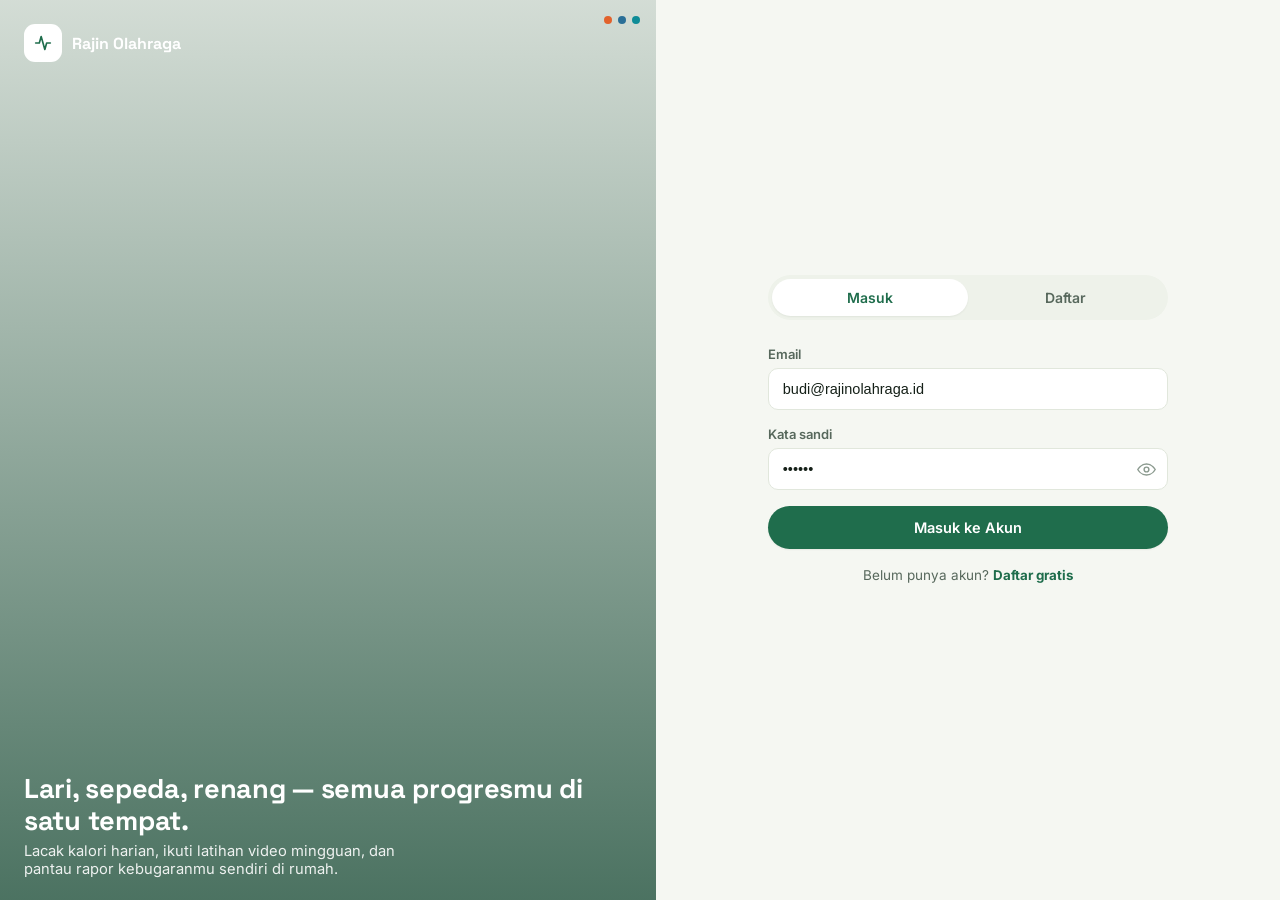
<file: index.html>
<!DOCTYPE html>
<html lang="id">
<head>
<meta charset="UTF-8">
<meta name="viewport" content="width=device-width, initial-scale=1.0">
<title>Rajin Olahraga</title>
<script>
  // Halaman index.html cuma jadi pintu masuk: arahkan ke dashboard kalau
  // ada sesi akun yang tersimpan (ro_session_email), atau ke halaman login
  // kalau belum ada sesi sama sekali.
  if(localStorage.getItem('ro_session_email')){
    window.location.replace('dashboard.html');
  } else {
    window.location.replace('login.html');
  }
</script>
</head>
<body>
</body>
</html>
</file>
<file: style.css>
:root{
    --bg:#F5F7F2;
    --surface:#FFFFFF;
    --surface-2:#EEF2EA;
    --ink:#152018;
    --ink-soft:#57685C;
    --ink-faint:#8B9A8F;
    --line:#E1E7DC;
    --primary:#1F6D4C;
    --primary-dark:#134631;
    --primary-tint:#E3F0E8;
    --lari:#E2622C;
    --lari-tint:#FCEAE1;
    --sepeda:#2A6F97;
    --sepeda-tint:#E4EEF4;
    --renang:#0E8C97;
    --renang-tint:#E0F1F2;
    --warn:#C4432B;
    --warn-tint:#FBEAE6;
    --radius-lg:20px;
    --radius-md:14px;
    --radius-sm:10px;
    --shadow-sm:0 1px 2px rgba(21,32,24,.06);
    --shadow-md:0 8px 24px rgba(21,32,24,.09);
    --shadow-lg:0 20px 48px rgba(21,32,24,.16);
    --topbar-h:64px;
    --bottomnav-h:66px;
  }

  *{box-sizing:border-box;}
  html,body{margin:0;padding:0;}
  body{
    background:var(--bg);
    color:var(--ink);
    font-family:'Inter',sans-serif;
    -webkit-font-smoothing:antialiased;
    min-height:100vh;
  }
  h1,h2,h3,h4,.display{font-family:'Space Grotesk',sans-serif; letter-spacing:-.01em;}
  .mono{font-family:'JetBrains Mono',monospace;}
  button{font-family:inherit; cursor:pointer;}
  a{color:inherit;}
  img{display:block; max-width:100%;}

  :focus-visible{outline:2.5px solid var(--primary); outline-offset:2px; border-radius:6px;}

  @media (prefers-reduced-motion: reduce){
    *{animation-duration:.001ms !important; transition-duration:.001ms !important;}
  }

  .hidden{display:none !important;}
  .sr-only{position:absolute; width:1px;height:1px;overflow:hidden;clip:rect(0 0 0 0);white-space:nowrap;}

  /* ---------- BUTTONS ---------- */
  .btn{
    display:inline-flex; align-items:center; justify-content:center; gap:8px;
    border:none; border-radius:999px; padding:13px 22px; font-weight:600; font-size:14.5px;
    transition:transform .15s ease, box-shadow .15s ease, background .15s ease;
  }
  .btn:active{transform:scale(.97);}
  .btn-primary{background:var(--primary); color:#fff; box-shadow:var(--shadow-sm);}
  .btn-primary:hover{background:var(--primary-dark); box-shadow:var(--shadow-md);}
  .btn-ghost{background:transparent; color:var(--primary); border:1.5px solid var(--line);}
  .btn-ghost:hover{border-color:var(--primary); background:var(--primary-tint);}
  .btn-block{width:100%;}
  .icon-btn{
    width:40px; height:40px; border-radius:12px; border:none; background:transparent;
    display:flex; align-items:center; justify-content:center; color:var(--ink);
    transition:background .15s ease, transform .15s ease;
  }
  .icon-btn:hover{background:var(--surface-2);}
  .icon-btn:active{transform:scale(.92);}

  svg.i{width:22px; height:22px; stroke:currentColor; fill:none; stroke-width:1.8; stroke-linecap:round; stroke-linejoin:round;}

  /* =====================================================================
     AUTH SCREEN
     ===================================================================== */
  #auth-screen{
    min-height:100vh; display:grid; grid-template-columns:1fr;
  }
  .auth-visual{
    position:relative; min-height:260px;
    background:linear-gradient(180deg, rgba(19,70,49,.15), rgba(19,70,49,.75)), url('https://images.unsplash.com/photo-1571019613454-1cb2f99b2d8b?w=1200&q=80') center/cover;
  }
  .auth-visual .brandmark{
    position:absolute; top:24px; left:24px; display:flex; align-items:center; gap:10px; color:#fff;
  }
  .auth-visual .badge-mark{
    width:38px;height:38px;border-radius:11px; background:#fff; display:flex;align-items:center;justify-content:center; color:var(--primary);
  }
  .auth-visual .tagline{
    position:absolute; bottom:22px; left:24px; right:24px; color:#fff;
  }
  .auth-visual .tagline h1{font-size:1.7rem; margin:0 0 6px; line-height:1.15;}
  .auth-visual .tagline p{margin:0; font-size:.92rem; opacity:.9; max-width:420px;}
  .auth-visual .track-strip{position:absolute; top:16px; right:16px; display:flex; gap:6px;}
  .track-strip span{width:8px;height:8px;border-radius:50%; background:rgba(255,255,255,.55);}
  .track-strip span:nth-child(1){background:var(--lari);}
  .track-strip span:nth-child(2){background:var(--sepeda);}
  .track-strip span:nth-child(3){background:var(--renang);}

  .auth-form-wrap{
    padding:32px 22px 60px; display:flex; flex-direction:column; align-items:center;
  }
  .auth-card{width:100%; max-width:400px;}
  .auth-tabs{display:flex; background:var(--surface-2); border-radius:999px; padding:4px; margin-bottom:26px;}
  .auth-tabs button{
    flex:1; border:none; background:transparent; padding:10px 0; border-radius:999px; font-weight:600; font-size:14px; color:var(--ink-soft);
    transition:background .2s, color .2s;
  }
  .auth-tabs button.active{background:var(--surface); color:var(--primary); box-shadow:var(--shadow-sm);}

  .field{margin-bottom:16px;}
  .field label{display:block; font-size:13px; font-weight:600; color:var(--ink-soft); margin-bottom:6px;}
  .field input, .field select{
    width:100%; border:1.5px solid var(--line); background:var(--surface); border-radius:var(--radius-sm);
    padding:12px 14px; font-size:14.5px; color:var(--ink); transition:border-color .15s;
  }
  .field input:focus, .field select:focus{border-color:var(--primary);}
  .field-hint{font-size:12px; color:var(--ink-faint); margin-top:5px;}
  .auth-foot{text-align:center; margin-top:18px; font-size:13.5px; color:var(--ink-soft);}
  .auth-foot button{background:none; border:none; color:var(--primary); font-weight:700; padding:0;}

  @media (min-width:760px){
    #auth-screen{grid-template-columns:1.05fr 1fr;}
    .auth-visual{min-height:100vh;}
    .auth-form-wrap{justify-content:center; min-height:100vh;}
  }

  /* =====================================================================
     APP SHELL
     ===================================================================== */
  #app-shell{min-height:100vh; padding-top:var(--topbar-h);}

  /* ---- Top bar ---- */
  .topbar{
    position:fixed; top:0; left:0; right:0; height:var(--topbar-h); z-index:60;
    background:var(--surface); border-bottom:1px solid var(--line);
    display:flex; align-items:center; justify-content:space-between; padding:0 12px 0 8px;
  }
  .topbar-left{display:flex; align-items:center; gap:4px;}
  .brand{display:flex; align-items:center; gap:9px; padding:6px 8px; font-weight:700; font-family:'Space Grotesk',sans-serif;}
  .brand .badge-mark{width:32px;height:32px;border-radius:10px; background:var(--primary); color:#fff; display:flex;align-items:center;justify-content:center;}
  .brand span{font-size:16.5px;}
  .topbar-right{display:flex; align-items:center; gap:4px; position:relative;}
  .avatar{
    width:36px;height:36px;border-radius:50%; background:var(--primary-tint); color:var(--primary-dark);
    display:flex; align-items:center; justify-content:center; font-weight:700; font-size:13.5px; margin-left:4px;
    border:1.5px solid var(--surface); box-shadow:0 0 0 1.5px var(--line);
  }

  /* ---- Top apps menu (submenu / grid launcher) ---- */
  .apps-menu-panel{
    position:absolute; top:52px; right:0; width:290px; background:var(--surface); border:1px solid var(--line);
    border-radius:var(--radius-md); box-shadow:var(--shadow-lg); padding:14px; opacity:0; transform:translateY(-6px) scale(.98);
    pointer-events:none; transition:opacity .16s ease, transform .16s ease; transform-origin:top right; z-index:80;
  }
  .apps-menu-panel.open{opacity:1; transform:translateY(0) scale(1); pointer-events:auto;}
  .apps-menu-panel h4{margin:0 0 10px; font-size:12.5px; text-transform:uppercase; letter-spacing:.06em; color:var(--ink-faint); font-family:'Inter',sans-serif; font-weight:700;}
  .apps-grid{display:grid; grid-template-columns:repeat(3,1fr); gap:8px;}
  .apps-grid button{
    display:flex; flex-direction:column; align-items:center; gap:7px; background:transparent; border:none;
    padding:12px 4px; border-radius:var(--radius-sm); color:var(--ink);
    transition:background .15s;
  }
  .apps-grid button:hover{background:var(--surface-2);}
  .apps-grid .app-ic{
    width:38px;height:38px;border-radius:11px; display:flex; align-items:center;justify-content:center;
  }
  .apps-grid span{font-size:11.5px; text-align:center; font-weight:600; color:var(--ink-soft); line-height:1.2;}

  /* ---- Drawer (burger menu) ---- */
  .drawer-overlay{
    position:fixed; inset:0; background:rgba(15,25,18,.42); z-index:70; opacity:0; pointer-events:none; transition:opacity .2s;
  }
  .drawer-overlay.open{opacity:1; pointer-events:auto;}
  .drawer{
    position:fixed; top:0; bottom:0; left:0; width:272px; background:var(--surface); z-index:75;
    transform:translateX(-100%); transition:transform .22s cubic-bezier(.4,0,.2,1); display:flex; flex-direction:column;
    box-shadow:var(--shadow-lg);
  }
  .drawer.open{transform:translateX(0);}
  .drawer-head{padding:20px 18px 14px; border-bottom:1px solid var(--line); display:flex; align-items:center; justify-content:space-between;}
  .drawer-user{display:flex; align-items:center; gap:11px;}
  .drawer-user .avatar{margin:0;}
  .drawer-user strong{display:block; font-size:14.5px;}
  .drawer-user small{color:var(--ink-faint); font-size:12px;}
  .drawer-nav{flex:1; overflow-y:auto; padding:12px;}
  .drawer-nav .section-label{font-size:11px; text-transform:uppercase; letter-spacing:.07em; color:var(--ink-faint); font-weight:700; margin:16px 10px 8px;}
  .drawer-nav .section-label:first-child{margin-top:4px;}
  .nav-item{
    width:100%; display:flex; align-items:center; gap:13px; padding:11px 12px; border:none; background:none;
    border-radius:12px; color:var(--ink-soft); font-weight:600; font-size:14.5px; text-align:left; margin-bottom:2px;
    transition:background .15s, color .15s;
  }
  .nav-item:hover{background:var(--surface-2); color:var(--ink);}
  .nav-item.active{background:var(--primary-tint); color:var(--primary-dark);}
  .nav-item svg{flex-shrink:0;}
  .drawer-foot{padding:14px 18px 20px; border-top:1px solid var(--line);}
  .logout-btn{color:var(--warn) !important;}
  .logout-btn:hover{background:var(--warn-tint) !important;}

  /* ---- Tabs bar ---- */
  .tabbar{
    display:flex; gap:6px; overflow-x:auto; padding:4px 4px 6px; margin:0 0 18px; border-bottom:1px solid var(--line);
    scrollbar-width:none;
  }
  .tabbar::-webkit-scrollbar{display:none;}
  .tabbar button{
    flex-shrink:0; border:none; background:transparent; padding:10px 16px; font-weight:600; font-size:13.8px;
    color:var(--ink-faint); border-radius:999px; position:relative; transition:color .15s, background .15s;
  }
  .tabbar button:hover{color:var(--ink);}
  .tabbar button.active{color:var(--primary-dark); background:var(--primary-tint);}

  /* ---- Page container ---- */
  .page{padding:18px 16px 34px; max-width:1080px; margin:0 auto;}
  .page-head{display:flex; align-items:flex-end; justify-content:space-between; gap:12px; margin-bottom:18px; flex-wrap:wrap;}
  .page-head h2{font-size:1.5rem; margin:0 0 4px;}
  .page-head p{margin:0; color:var(--ink-soft); font-size:13.8px;}
  .refresh-btn{display:flex; align-items:center; gap:7px; background:var(--surface); border:1.5px solid var(--line); border-radius:999px; padding:9px 15px; font-weight:600; font-size:13.2px; color:var(--ink-soft);}
  .refresh-btn:hover{border-color:var(--primary); color:var(--primary-dark);}
  .refresh-btn svg{transition:transform .5s ease;}
  .refresh-btn.spinning svg{transform:rotate(360deg);}

  /* ---- Cards general ---- */
  .grid{display:grid; gap:14px;}
  .grid-2{grid-template-columns:repeat(2,1fr);}
  .grid-3{grid-template-columns:repeat(3,1fr);}
  @media (max-width:640px){.grid-3{grid-template-columns:repeat(2,1fr);} }
  @media (max-width:460px){.grid-2, .grid-3{grid-template-columns:1fr;} }

  .card{
    background:var(--surface); border:1px solid var(--line); border-radius:var(--radius-lg); padding:18px;
    transition:transform .18s ease, box-shadow .18s ease, border-color .18s ease;
  }
  .card.hoverable:hover{transform:translateY(-3px); box-shadow:var(--shadow-md); border-color:transparent;}

  .stat-card .stat-top{display:flex; align-items:center; justify-content:space-between; margin-bottom:14px;}
  .stat-card .ic-wrap{width:38px;height:38px;border-radius:11px; display:flex;align-items:center;justify-content:center;}
  .stat-card .stat-value{font-family:'JetBrains Mono',monospace; font-size:1.7rem; font-weight:700; line-height:1;}
  .stat-card .stat-label{color:var(--ink-soft); font-size:13px; margin-top:6px;}
  .stat-card .stat-delta{font-size:12px; font-weight:700; margin-top:8px; display:inline-flex; align-items:center; gap:4px;}

  /* ---- Weekly track strip (signature element) ---- */
  .track-week{background:var(--surface); border:1px solid var(--line); border-radius:var(--radius-lg); padding:20px 18px; margin-bottom:16px;}
  .track-week-head{display:flex; align-items:center; justify-content:space-between; margin-bottom:16px;}
  .track-week-head h3{margin:0; font-size:1.05rem;}
  .track-legend{display:flex; gap:12px; font-size:12px; color:var(--ink-soft);}
  .track-legend span{display:inline-flex; align-items:center; gap:5px;}
  .track-legend i{width:8px;height:8px;border-radius:50%; display:inline-block;}
  .lane-row{display:flex; gap:8px;}
  .lane{
    flex:1; height:64px; border-radius:14px; background:var(--surface-2); position:relative; display:flex; flex-direction:column;
    align-items:center; justify-content:flex-end; padding:8px 0; overflow:hidden; border:1px solid var(--line);
  }
  .lane .fill{position:absolute; bottom:0; left:0; right:0; border-radius:0 0 13px 13px; transition:height .5s ease;}
  .lane .day-label{position:relative; z-index:2; font-size:11px; font-weight:700; color:var(--ink-soft);}
  .lane.filled .day-label{color:#fff;}
  .lane .check{position:relative; z-index:2; margin-bottom:4px;}

  /* ---- Calorie ring ---- */
  .kalori-hero{display:flex; align-items:center; gap:22px; flex-wrap:wrap;}
  .ring-wrap{position:relative; width:150px; height:150px; flex-shrink:0;}
  .ring-center{position:absolute; inset:0; display:flex; flex-direction:column; align-items:center; justify-content:center;}
  .ring-center .num{font-family:'JetBrains Mono',monospace; font-size:1.55rem; font-weight:700;}
  .ring-center .unit{font-size:11px; color:var(--ink-faint); font-weight:600;}
  .kalori-meta{flex:1; min-width:200px;}
  .kalori-meta .row{display:flex; justify-content:space-between; padding:9px 0; border-bottom:1px dashed var(--line); font-size:14px;}
  .kalori-meta .row:last-child{border-bottom:none;}
  .kalori-meta .row b{font-family:'JetBrains Mono',monospace;}

  /* ---- Sport tag ---- */
  .tag{display:inline-flex; align-items:center; gap:5px; font-size:11.5px; font-weight:700; padding:5px 10px; border-radius:999px;}
  .tag.lari{background:var(--lari-tint); color:var(--lari);}
  .tag.sepeda{background:var(--sepeda-tint); color:var(--sepeda);}
  .tag.renang{background:var(--renang-tint); color:var(--renang);}

  /* ---- Video / workout card ---- */
  .video-card{overflow:hidden; padding:0;}
  .video-thumb{position:relative; aspect-ratio:16/10; overflow:hidden;}
  .video-thumb img{width:100%; height:100%; object-fit:cover; transition:transform .35s ease;}
  .video-card:hover .video-thumb img{transform:scale(1.06);}
  .video-thumb .play-badge{
    position:absolute; inset:0; display:flex; align-items:center; justify-content:center; background:rgba(0,0,0,0);
    transition:background .2s;
  }
  .video-card:hover .play-badge{background:rgba(10,20,14,.28);}
  .play-badge .circle{
    width:46px;height:46px;border-radius:50%; background:rgba(255,255,255,.92); display:flex; align-items:center; justify-content:center;
    color:var(--primary-dark); transform:scale(.9); opacity:0; transition:transform .2s, opacity .2s;
  }
  .video-card:hover .play-badge .circle{transform:scale(1); opacity:1;}
  .video-thumb .duration{position:absolute; bottom:8px; right:8px; background:rgba(10,20,14,.75); color:#fff; font-size:11px; font-weight:700; padding:3px 8px; border-radius:6px; font-family:'JetBrains Mono',monospace;}
  .video-body{padding:14px 16px 16px;}
  .video-body h4{margin:0 0 6px; font-size:15px;}
  .video-body .video-meta{display:flex; align-items:center; gap:8px; font-size:12.5px; color:var(--ink-soft);}

  /* ---- Tip card (dashboard "Tips & Trik") ---- */
  .tip-card{display:flex; gap:12px; align-items:flex-start;}
  .tip-card .tip-ic{width:38px;height:38px;border-radius:11px; display:flex;align-items:center;justify-content:center; flex-shrink:0;}
  .tip-card .tip-body h4{margin:0 0 6px; font-size:14.5px;}
  .tip-card .tip-body p{margin:0; font-size:12.8px; color:var(--ink-soft); line-height:1.5;}

  /* ---- Journal / progress list ---- */
  .journal-item{display:flex; align-items:center; gap:14px; padding:14px; background:var(--surface); border:1px solid var(--line); border-radius:var(--radius-md); margin-bottom:10px;}
  .journal-item.editing{border-color:var(--primary); box-shadow:0 0 0 1.5px var(--primary-tint);}
  .journal-item .j-ic{width:42px;height:42px;border-radius:12px; display:flex;align-items:center;justify-content:center; flex-shrink:0;}
  .journal-item .j-body{flex:1; min-width:0;}
  .journal-item .j-body h4{margin:0 0 3px; font-size:14.5px;}
  .journal-item .j-body p{margin:0; font-size:12.8px; color:var(--ink-soft);}
  .journal-item .j-num{font-family:'JetBrains Mono',monospace; font-weight:700; font-size:14px; margin-right:6px; white-space:nowrap;}
  .j-actions{display:flex; gap:2px;}

  .add-journal-form{display:grid; grid-template-columns:1fr 1fr 1fr auto; gap:10px; align-items:end; background:var(--surface-2); border-radius:var(--radius-md); padding:14px; margin-bottom:18px;}
  @media (max-width:700px){.add-journal-form{grid-template-columns:1fr 1fr; } .add-journal-form .form-actions{grid-column:1/-1;}}
  .add-journal-form .field{margin:0;}
  .add-journal-form .form-actions{display:flex; gap:8px;}

  /* ---- Undo bar (inline, not floating toast) ---- */
  .undo-bar{
    display:flex; align-items:center; justify-content:space-between; gap:14px; background:var(--ink); color:#fff;
    padding:12px 16px; border-radius:var(--radius-md); margin-bottom:14px; max-height:0; opacity:0; overflow:hidden;
    transition:max-height .25s ease, opacity .2s ease, padding .25s ease;
  }
  .undo-bar.show{max-height:70px; opacity:1;}
  .undo-bar span{font-size:13.5px;}
  .undo-bar button{background:none; border:1.5px solid rgba(255,255,255,.4); color:#fff; padding:6px 14px; border-radius:999px; font-weight:700; font-size:12.5px;}
  .undo-bar button:hover{background:rgba(255,255,255,.12);}

  /* ---- Modal (delete confirm) ---- */
  .modal-overlay{position:fixed; inset:0; background:rgba(15,25,18,.45); z-index:120; display:flex; align-items:center; justify-content:center; padding:20px; opacity:0; pointer-events:none; transition:opacity .18s;}
  .modal-overlay.open{opacity:1; pointer-events:auto;}
  .modal-box{background:var(--surface); border-radius:var(--radius-lg); padding:26px 24px; width:100%; max-width:360px; transform:scale(.94); transition:transform .18s; box-shadow:var(--shadow-lg);}
  .modal-overlay.open .modal-box{transform:scale(1);}
  .modal-box .m-ic{width:46px;height:46px; border-radius:13px; background:var(--warn-tint); color:var(--warn); display:flex; align-items:center; justify-content:center; margin-bottom:14px;}
  .modal-box h3{margin:0 0 8px; font-size:1.05rem;}
  .modal-box p{margin:0 0 20px; font-size:13.8px; color:var(--ink-soft); line-height:1.5;}
  .modal-actions{display:flex; gap:10px;}
  .modal-actions .btn{flex:1; padding:11px 0;}
  .btn-danger{background:var(--warn); color:#fff;}
  .btn-danger:hover{background:#a3341f;}

  /* ---- Rapor (report card) ---- */
  .rapor-summary{display:flex; align-items:center; gap:20px; flex-wrap:wrap; margin-bottom:20px;}
  .rapor-grade{
    width:96px; height:96px; border-radius:22px; background:var(--primary); color:#fff; display:flex; flex-direction:column;
    align-items:center; justify-content:center; flex-shrink:0;
  }
  .rapor-grade .g{font-family:'Space Grotesk',sans-serif; font-size:2.1rem; font-weight:700; line-height:1;}
  .rapor-grade .l{font-size:10.5px; font-weight:700; letter-spacing:.05em; opacity:.85; margin-top:2px;}
  .rapor-note{background:var(--primary-tint); border-radius:var(--radius-md); padding:14px 16px; font-size:13.5px; color:var(--primary-dark); line-height:1.55; flex:1; min-width:220px;}
  .rapor-note b{display:block; font-size:11.5px; text-transform:uppercase; letter-spacing:.05em; margin-bottom:5px; opacity:.8;}

  .subject-card{margin-bottom:12px;}
  .subject-top{display:flex; align-items:center; justify-content:space-between; margin-bottom:12px;}
  .subject-top .left{display:flex; align-items:center; gap:12px;}
  .subject-top .s-ic{width:40px;height:40px;border-radius:11px; display:flex;align-items:center;justify-content:center;}
  .subject-top h4{margin:0; font-size:15px;}
  .subject-top small{color:var(--ink-soft); font-size:12px;}
  .subject-score{font-family:'JetBrains Mono',monospace; font-weight:700; font-size:1.3rem;}
  .progress-track{height:8px; background:var(--surface-2); border-radius:999px; overflow:hidden;}
  .progress-track .fill{height:100%; border-radius:999px; transition:width .6s ease;}

  /* ---- Bottom nav (mobile) ---- */
  .bottom-nav{
    position:fixed; bottom:0; left:0; right:0; height:var(--bottomnav-h); background:var(--surface); border-top:1px solid var(--line);
    display:flex; z-index:55; padding-bottom:env(safe-area-inset-bottom);
  }
  .bottom-nav button{
    flex:1; border:none; background:none; display:flex; flex-direction:column; align-items:center; justify-content:center; gap:3px;
    color:var(--ink-faint); font-size:10.8px; font-weight:600; transition:color .15s;
  }
  .bottom-nav button.active{color:var(--primary-dark);}
  .bottom-nav button svg{width:22px;height:22px;}

  /* ---- Desktop layout ---- */
  .layout-body{display:flex;}
  .main-col{flex:1; min-width:0;}
  @media (min-width:960px){
    .burger-btn{display:none;}
    .drawer-overlay{display:none;}
    .drawer{transform:translateX(0); position:sticky; top:var(--topbar-h); height:calc(100vh - var(--topbar-h)); box-shadow:none; border-right:1px solid var(--line);}
    #app-shell{padding-top:var(--topbar-h);}
    .bottom-nav{display:none;}
    #app-shell{padding-bottom:0;}
    .page{padding:28px 32px 50px;}
  }
  @media (max-width:959px){
    #app-shell{padding-bottom:var(--bottomnav-h);}
  }

  footer.credit{text-align:center; padding:20px; font-size:11.5px; color:var(--ink-faint);}
  /* ---- Password field: toggle lihat sandi ---- */
  .field-pass-wrap{position:relative;}
  .field-pass-wrap input{padding-right:44px;}
  .toggle-pass{
    position:absolute; right:4px; top:50%; transform:translateY(-50%);
    width:34px; height:34px; border:none; background:transparent; border-radius:9px;
    display:flex; align-items:center; justify-content:center; color:var(--ink-faint);
    transition:background .15s, color .15s;
  }
  .toggle-pass:hover{background:var(--surface-2); color:var(--ink-soft);}
  .toggle-pass svg{width:19px; height:19px;}
  .toggle-pass .eye-off{display:none;}
  .toggle-pass.showing .eye-on{display:none;}
  .toggle-pass.showing .eye-off{display:block;}

  /* ---- Field error (sandi salah, dsb) ---- */
  .field-error{
    display:none; align-items:center; gap:6px; color:var(--warn); font-size:12.5px; font-weight:600;
    margin-top:7px;
  }
  .field-error.show{display:flex;}
  .field.has-error input{border-color:var(--warn);}
</file>
